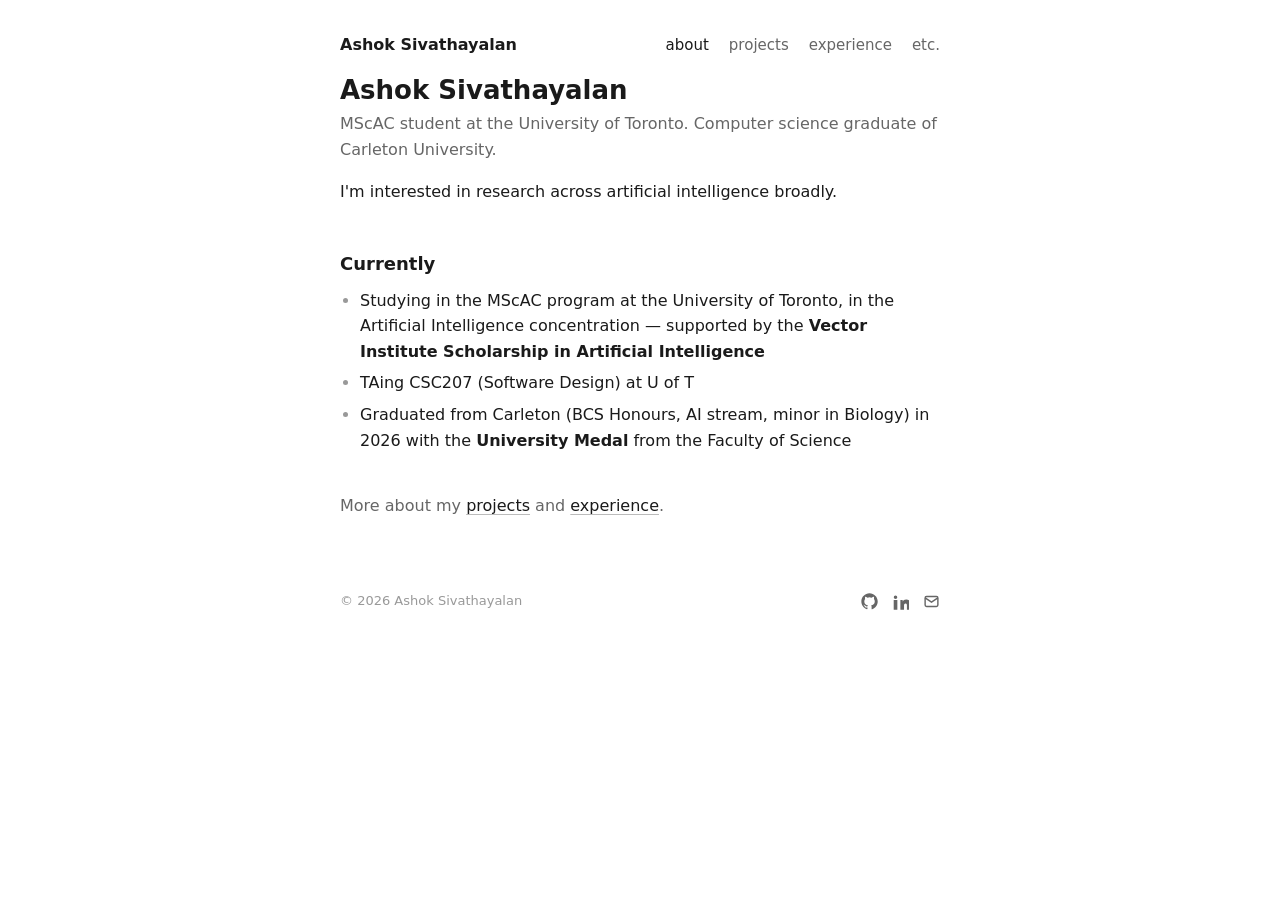
<file: index.html>
<!doctype html>
<html lang="en">
<head>
  <meta charset="utf-8" />
  <meta name="viewport" content="width=device-width, initial-scale=1" />
  <title>Ashok Sivathayalan</title>
  <meta name="description" content="Personal site of Ashok Sivathayalan — MScAC student at the University of Toronto and Carleton computer science graduate, interested in AI research." />
  <link rel="icon" type="image/svg+xml" href="assets/img/favicon.svg" />
  <link rel="stylesheet" href="assets/css/style.css" />
</head>
<body>
  <header class="site-header">
    <div class="page">
      <a class="brand" href="index.html">Ashok Sivathayalan</a>
      <nav class="nav-links" aria-label="Primary">
        <a href="index.html" aria-current="page">about</a>
        <a href="projects.html">projects</a>
        <a href="experience.html">experience</a>
        <!-- <a href="publications.html">publications</a> -->
        <a href="etc.html">etc.</a>
      </nav>
    </div>
  </header>

  <main class="page">
    <section class="hero" aria-labelledby="hero-title">
      <div class="hero-body">
        <h1 id="hero-title">Ashok Sivathayalan</h1>
        <p class="hero-role">MScAC student at the University of Toronto. Computer science graduate of Carleton University.</p>
        <p class="hero-intro">I'm interested in research across artificial intelligence broadly.</p>
      </div>
    </section>

    <section class="currently" aria-labelledby="currently-label">
      <h2 id="currently-label">Currently</h2>
      <ul>
        <li>Studying in the MScAC program at the University of Toronto, in the Artificial Intelligence concentration — supported by the <span class="award">Vector Institute Scholarship in Artificial Intelligence</span></li>
        <li>TAing CSC207 (Software Design) at U of T</li>
        <li>Graduated from Carleton (BCS Honours, AI stream, minor in Biology) in 2026 with the <span class="award">University Medal</span> from the Faculty of Science</li>
      </ul>
    </section>

    <p class="section-prose">
      More about my <a href="projects.html">projects</a> and <a href="experience.html">experience</a>.
    </p>
  </main>

  <footer class="site-footer">
    <div class="page">
      <span class="footer-meta">© <span data-year>2026</span> Ashok Sivathayalan</span>
      <div class="footer-icons">
        <a href="https://github.com/AshokSivathayalan" aria-label="GitHub" rel="noopener">
          <svg viewBox="0 0 24 24" fill="currentColor" aria-hidden="true"><path d="M12 .5C5.65.5.5 5.65.5 12c0 5.08 3.29 9.39 7.86 10.91.58.11.79-.25.79-.56v-2.02c-3.2.7-3.87-1.36-3.87-1.36-.52-1.32-1.27-1.67-1.27-1.67-1.04-.71.08-.69.08-.69 1.15.08 1.76 1.18 1.76 1.18 1.02 1.75 2.68 1.25 3.34.96.1-.74.4-1.25.73-1.54-2.55-.29-5.23-1.28-5.23-5.69 0-1.26.45-2.29 1.18-3.1-.12-.29-.51-1.46.11-3.04 0 0 .97-.31 3.18 1.18a11 11 0 0 1 5.79 0c2.21-1.49 3.18-1.18 3.18-1.18.62 1.58.23 2.75.11 3.04.73.81 1.18 1.84 1.18 3.1 0 4.43-2.69 5.4-5.25 5.68.41.36.78 1.06.78 2.14v3.17c0 .31.21.68.8.56 4.57-1.52 7.85-5.83 7.85-10.91C23.5 5.65 18.35.5 12 .5z"/></svg>
        </a>
        <a href="https://linkedin.com/in/ashsiva" aria-label="LinkedIn" rel="noopener">
          <svg viewBox="0 0 24 24" fill="currentColor" aria-hidden="true"><path d="M4.98 3.5a2.5 2.5 0 1 1 0 5.001 2.5 2.5 0 0 1 0-5zM2.4 9.99h5.16v13.51H2.4V9.99zm7.74 0h4.95v1.85h.07c.69-1.3 2.37-2.67 4.88-2.67 5.22 0 6.19 3.44 6.19 7.91v6.42h-5.16v-5.7c0-1.36-.03-3.1-1.89-3.1-1.89 0-2.18 1.48-2.18 3v5.8h-5.16V9.99z"/></svg>
        </a>
        <a href="mailto:ashok.sivathayalan@gmail.com" aria-label="Email">
          <svg viewBox="0 0 24 24" fill="none" stroke="currentColor" stroke-width="2" aria-hidden="true"><rect x="3" y="5" width="18" height="14" rx="2"/><path d="m3 7 9 6 9-6"/></svg>
        </a>
      </div>
    </div>
  </footer>

  <script src="assets/js/main.js"></script>
</body>
</html>
</file>
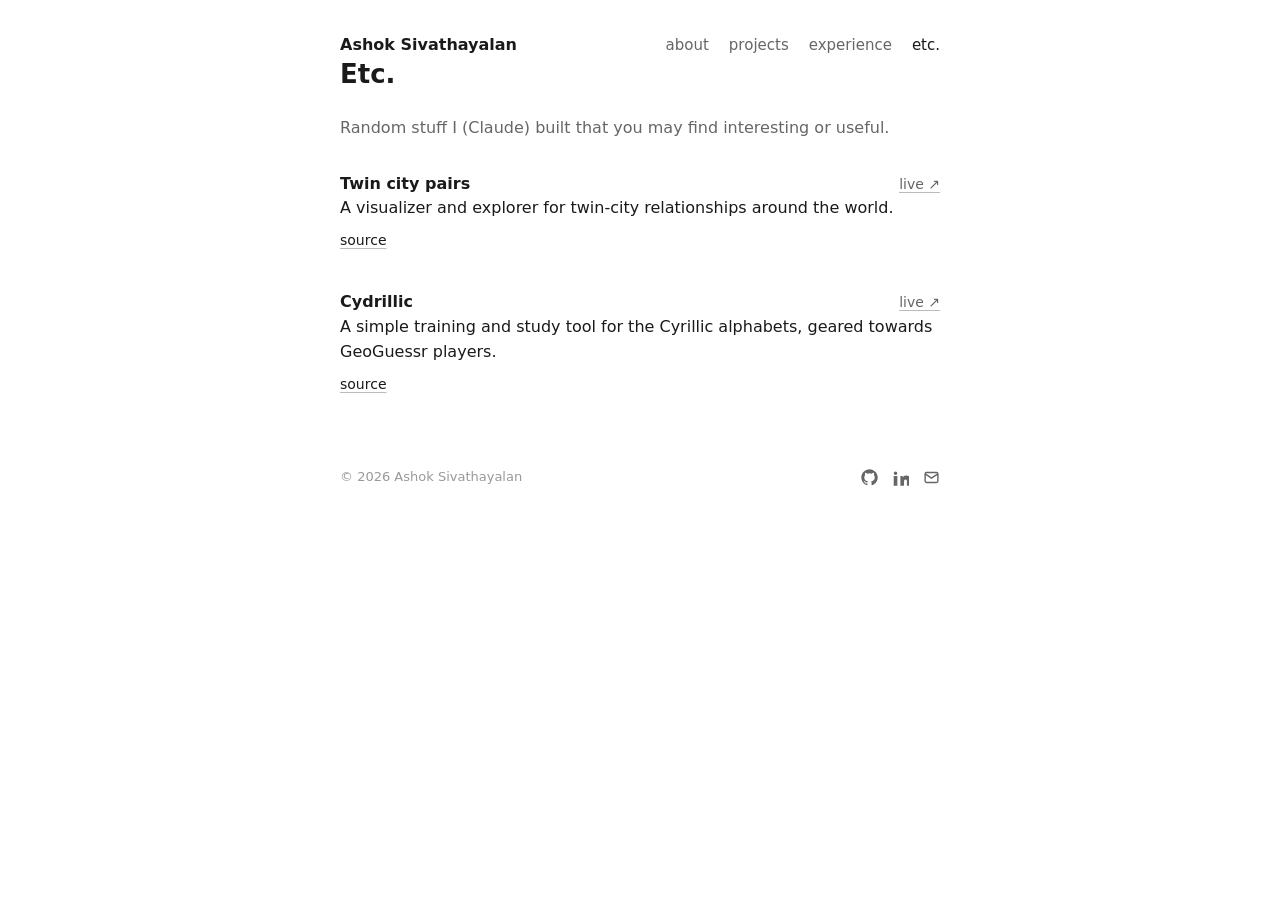
<file: etc.html>
<!doctype html>
<html lang="en">
<head>
  <meta charset="utf-8" />
  <meta name="viewport" content="width=device-width, initial-scale=1" />
  <title>Etc. — Ashok Sivathayalan</title>
  <meta name="description" content="Small side tools and utilities by Ashok Sivathayalan." />
  <link rel="icon" type="image/svg+xml" href="assets/img/favicon.svg" />
  <link rel="stylesheet" href="assets/css/style.css" />
</head>
<body>
  <header class="site-header">
    <div class="page">
      <a class="brand" href="index.html">Ashok Sivathayalan</a>
      <nav class="nav-links" aria-label="Primary">
        <a href="index.html">about</a>
        <a href="projects.html">projects</a>
        <a href="experience.html">experience</a>
        <!-- <a href="publications.html">publications</a> -->
        <a href="etc.html" aria-current="page">etc.</a>
      </nav>
    </div>
  </header>

  <main class="page">
    <h1>Etc.</h1>

    <p class="tool-intro">Random stuff I (Claude) built that you may find interesting or useful.</p>

    <article class="entry">
      <header class="entry-head">
        <h3>Twin city pairs</h3>
        <a class="entry-meta" href="https://ashoksivathayalan.github.io/city-families/" rel="noopener">live ↗</a>
      </header>
      <p class="entry-desc">A visualizer and explorer for twin-city relationships around the world.</p>
      <div class="entry-links">
        <a href="https://github.com/AshokSivathayalan/city-families" rel="noopener">source</a>
      </div>
    </article>

    <article class="entry">
      <header class="entry-head">
        <h3>Cydrillic</h3>
        <a class="entry-meta" href="https://cydrillic.vercel.app/" rel="noopener">live ↗</a>
      </header>
      <p class="entry-desc">A simple training and study tool for the Cyrillic alphabets, geared towards GeoGuessr players.</p>
      <div class="entry-links">
        <a href="https://github.com/AshokSivathayalan/cyrillic-drills" rel="noopener">source</a>
      </div>
    </article>

    <!-- TODO: Add new tool entries here, following the same .entry structure. -->
  </main>

  <footer class="site-footer">
    <div class="page">
      <span class="footer-meta">© <span data-year>2026</span> Ashok Sivathayalan</span>
      <div class="footer-icons">
        <a href="https://github.com/AshokSivathayalan" aria-label="GitHub" rel="noopener">
          <svg viewBox="0 0 24 24" fill="currentColor" aria-hidden="true"><path d="M12 .5C5.65.5.5 5.65.5 12c0 5.08 3.29 9.39 7.86 10.91.58.11.79-.25.79-.56v-2.02c-3.2.7-3.87-1.36-3.87-1.36-.52-1.32-1.27-1.67-1.27-1.67-1.04-.71.08-.69.08-.69 1.15.08 1.76 1.18 1.76 1.18 1.02 1.75 2.68 1.25 3.34.96.1-.74.4-1.25.73-1.54-2.55-.29-5.23-1.28-5.23-5.69 0-1.26.45-2.29 1.18-3.1-.12-.29-.51-1.46.11-3.04 0 0 .97-.31 3.18 1.18a11 11 0 0 1 5.79 0c2.21-1.49 3.18-1.18 3.18-1.18.62 1.58.23 2.75.11 3.04.73.81 1.18 1.84 1.18 3.1 0 4.43-2.69 5.4-5.25 5.68.41.36.78 1.06.78 2.14v3.17c0 .31.21.68.8.56 4.57-1.52 7.85-5.83 7.85-10.91C23.5 5.65 18.35.5 12 .5z"/></svg>
        </a>
        <a href="https://linkedin.com/in/ashsiva" aria-label="LinkedIn" rel="noopener">
          <svg viewBox="0 0 24 24" fill="currentColor" aria-hidden="true"><path d="M4.98 3.5a2.5 2.5 0 1 1 0 5.001 2.5 2.5 0 0 1 0-5zM2.4 9.99h5.16v13.51H2.4V9.99zm7.74 0h4.95v1.85h.07c.69-1.3 2.37-2.67 4.88-2.67 5.22 0 6.19 3.44 6.19 7.91v6.42h-5.16v-5.7c0-1.36-.03-3.1-1.89-3.1-1.89 0-2.18 1.48-2.18 3v5.8h-5.16V9.99z"/></svg>
        </a>
        <a href="mailto:ashok.sivathayalan@gmail.com" aria-label="Email">
          <svg viewBox="0 0 24 24" fill="none" stroke="currentColor" stroke-width="2" aria-hidden="true"><rect x="3" y="5" width="18" height="14" rx="2"/><path d="m3 7 9 6 9-6"/></svg>
        </a>
      </div>
    </div>
  </footer>

  <script src="assets/js/main.js"></script>
</body>
</html>
</file>
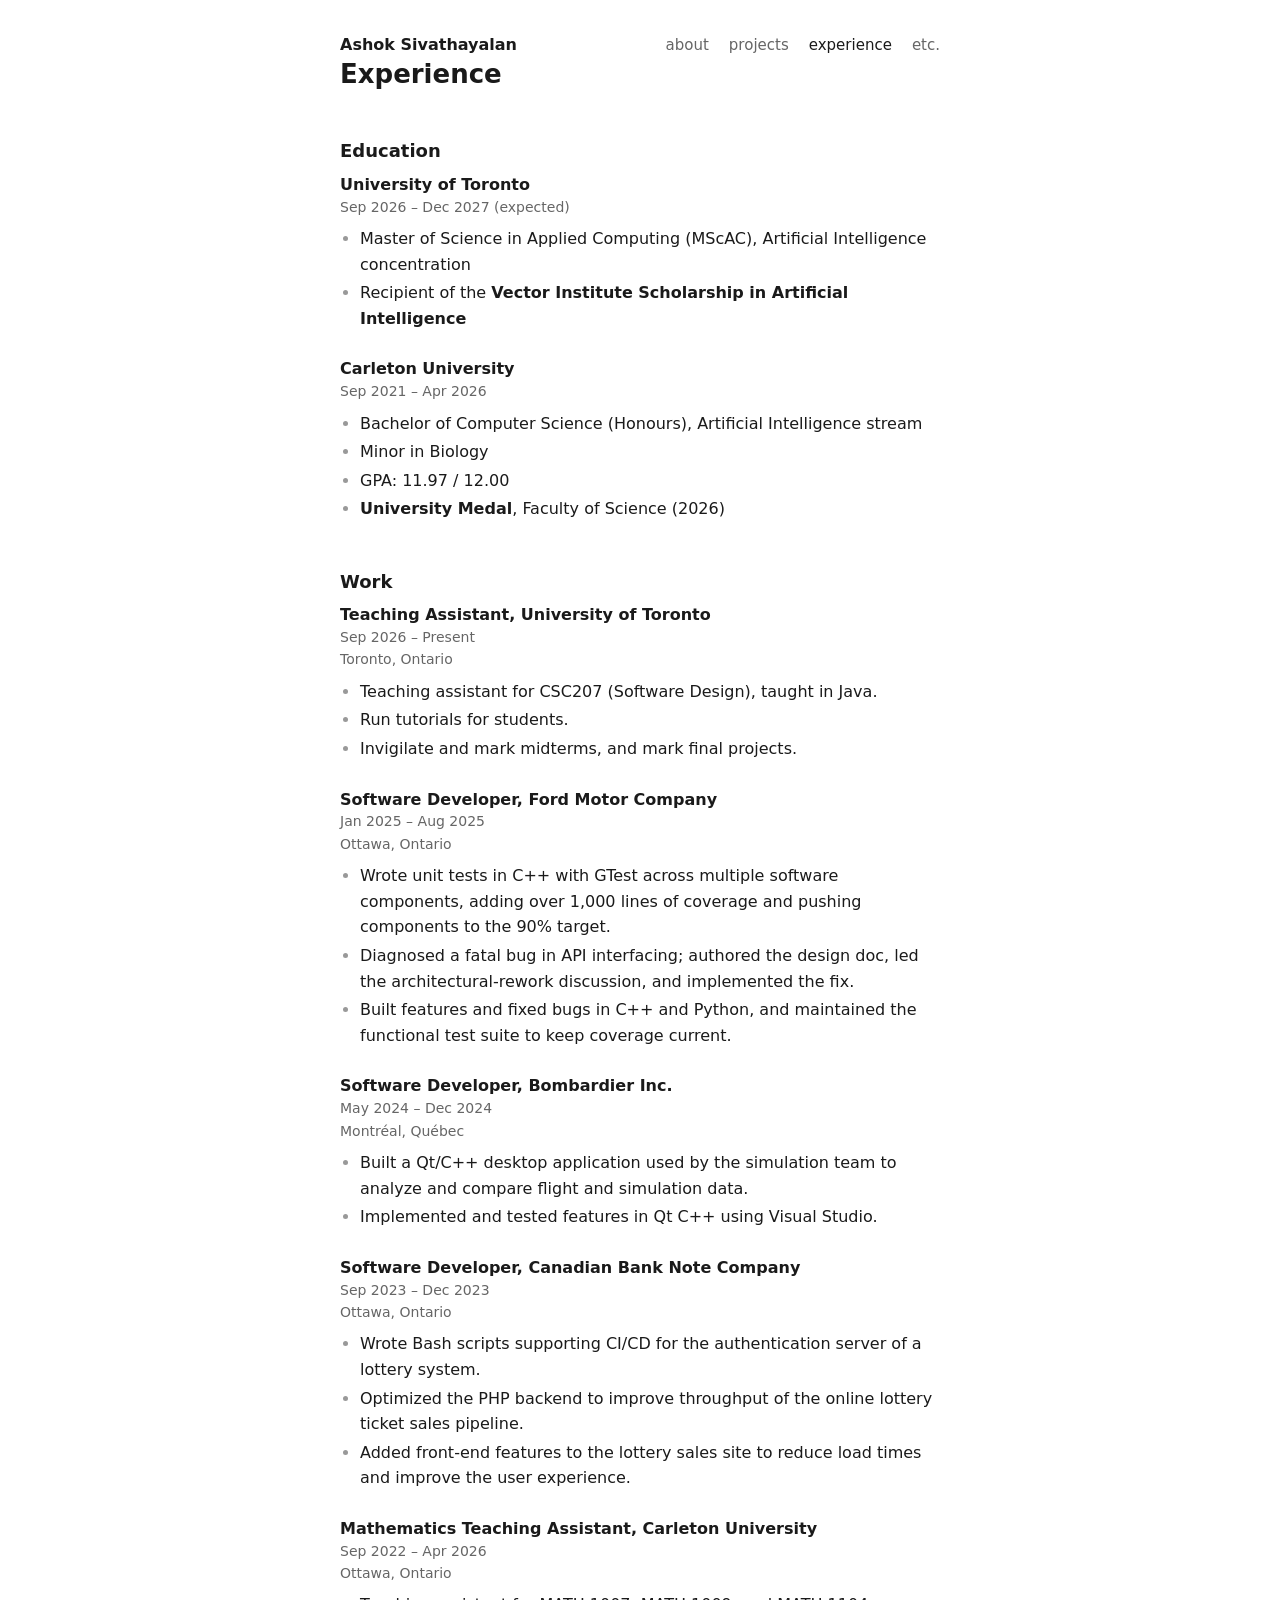
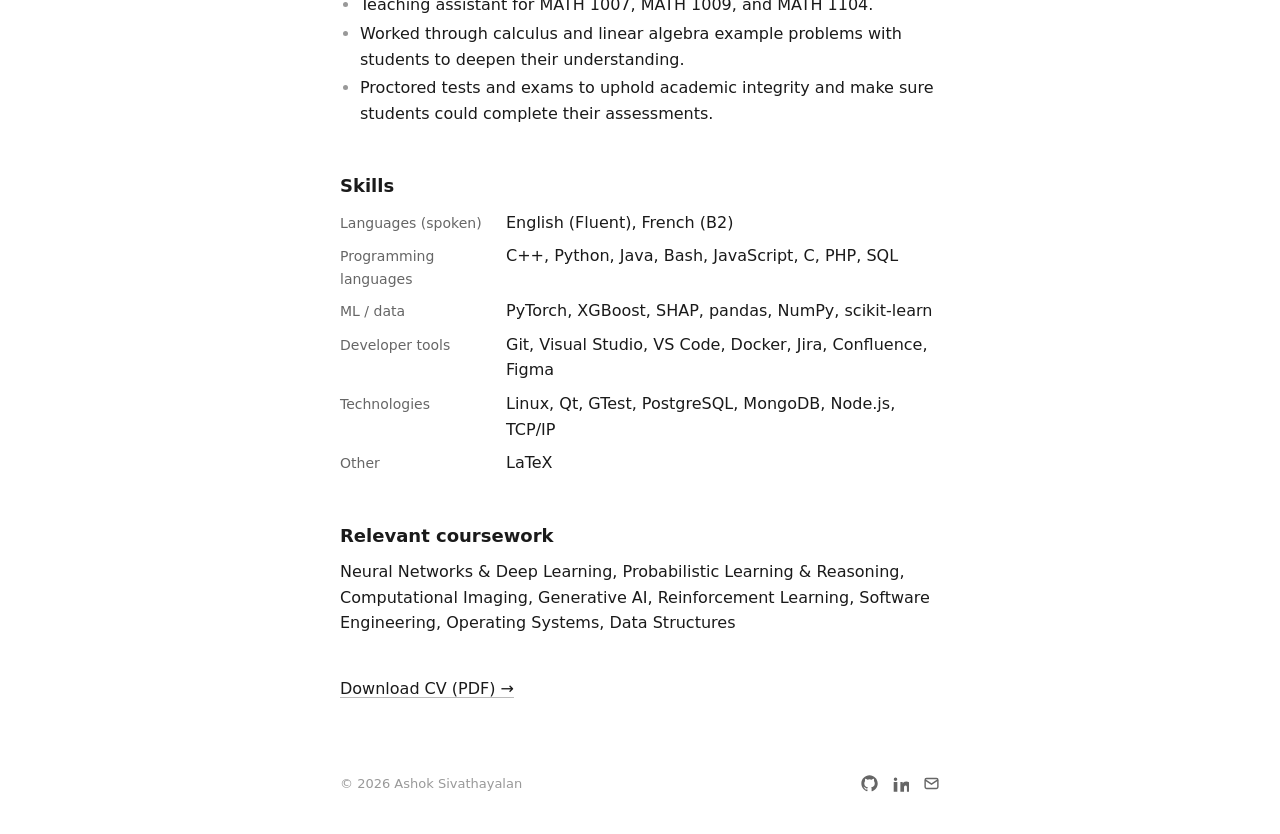
<file: experience.html>
<!doctype html>
<html lang="en">
<head>
  <meta charset="utf-8" />
  <meta name="viewport" content="width=device-width, initial-scale=1" />
  <title>Experience — Ashok Sivathayalan</title>
  <meta name="description" content="Education, work history, and skills for Ashok Sivathayalan." />
  <link rel="icon" type="image/svg+xml" href="assets/img/favicon.svg" />
  <link rel="stylesheet" href="assets/css/style.css" />
</head>
<body>
  <header class="site-header">
    <div class="page">
      <a class="brand" href="index.html">Ashok Sivathayalan</a>
      <nav class="nav-links" aria-label="Primary">
        <a href="index.html">about</a>
        <a href="projects.html">projects</a>
        <a href="experience.html" aria-current="page">experience</a>
        <!-- <a href="publications.html">publications</a> -->
        <a href="etc.html">etc.</a>
      </nav>
    </div>
  </header>

  <main class="page">
    <h1>Experience</h1>

    <section>
      <h2>Education</h2>
      <div class="cv-entry">
        <h4>University of Toronto</h4>
        <p class="cv-meta">Sep 2026 – Dec 2027 (expected)</p>
        <ul>
          <li>Master of Science in Applied Computing (MScAC), Artificial Intelligence concentration</li>
          <li>Recipient of the <span class="award">Vector Institute Scholarship in Artificial Intelligence</span></li>
        </ul>
      </div>
      <div class="cv-entry">
        <h4>Carleton University</h4>
        <p class="cv-meta">Sep 2021 – Apr 2026</p>
        <ul>
          <li>Bachelor of Computer Science (Honours), Artificial Intelligence stream</li>
          <li>Minor in Biology</li>
          <li>GPA: 11.97 / 12.00</li>
          <li><span class="award">University Medal</span>, Faculty of Science (2026)</li>
        </ul>
      </div>
    </section>

    <section>
      <h2>Work</h2>
      <div class="cv-entry">
        <h4>Teaching Assistant, University of Toronto</h4>
        <p class="cv-meta">Sep 2026 – Present</p>
        <p class="cv-location">Toronto, Ontario</p>
        <ul>
          <li>Teaching assistant for CSC207 (Software Design), taught in Java.</li>
          <li>Run tutorials for students.</li>
          <li>Invigilate and mark midterms, and mark final projects.</li>
        </ul>
      </div>
      <div class="cv-entry">
        <h4>Software Developer, Ford Motor Company</h4>
        <p class="cv-meta">Jan 2025 – Aug 2025</p>
        <p class="cv-location">Ottawa, Ontario</p>
        <ul>
          <li>Wrote unit tests in C++ with GTest across multiple software components, adding over 1,000 lines of coverage and pushing components to the 90% target.</li>
          <li>Diagnosed a fatal bug in API interfacing; authored the design doc, led the architectural-rework discussion, and implemented the fix.</li>
          <li>Built features and fixed bugs in C++ and Python, and maintained the functional test suite to keep coverage current.</li>
        </ul>
      </div>
      <div class="cv-entry">
        <h4>Software Developer, Bombardier Inc.</h4>
        <p class="cv-meta">May 2024 – Dec 2024</p>
        <p class="cv-location">Montréal, Québec</p>
        <ul>
          <li>Built a Qt/C++ desktop application used by the simulation team to analyze and compare flight and simulation data.</li>
          <li>Implemented and tested features in Qt C++ using Visual Studio.</li>
        </ul>
      </div>
      <div class="cv-entry">
        <h4>Software Developer, Canadian Bank Note Company</h4>
        <p class="cv-meta">Sep 2023 – Dec 2023</p>
        <p class="cv-location">Ottawa, Ontario</p>
        <ul>
          <li>Wrote Bash scripts supporting CI/CD for the authentication server of a lottery system.</li>
          <li>Optimized the PHP backend to improve throughput of the online lottery ticket sales pipeline.</li>
          <li>Added front-end features to the lottery sales site to reduce load times and improve the user experience.</li>
        </ul>
      </div>
      <div class="cv-entry">
        <h4>Mathematics Teaching Assistant, Carleton University</h4>
        <p class="cv-meta">Sep 2022 – Apr 2026</p>
        <p class="cv-location">Ottawa, Ontario</p>
        <ul>
          <li>Teaching assistant for MATH 1007, MATH 1009, and MATH 1104.</li>
          <li>Worked through calculus and linear algebra example problems with students to deepen their understanding.</li>
          <li>Proctored tests and exams to uphold academic integrity and make sure students could complete their assessments.</li>
        </ul>
      </div>
    </section>

    <section>
      <h2>Skills</h2>
      <div class="skills-group">
        <span class="skills-label">Languages (spoken)</span>
        <span class="skills-list">English (Fluent), French (B2)</span>
      </div>
      <div class="skills-group">
        <span class="skills-label">Programming languages</span>
        <span class="skills-list">C++, Python, Java, Bash, JavaScript, C, PHP, SQL</span>
      </div>
      <div class="skills-group">
        <span class="skills-label">ML / data</span>
        <span class="skills-list">PyTorch, XGBoost, SHAP, pandas, NumPy, scikit-learn</span>
      </div>
      <div class="skills-group">
        <span class="skills-label">Developer tools</span>
        <span class="skills-list">Git, Visual Studio, VS Code, Docker, Jira, Confluence, Figma</span>
      </div>
      <div class="skills-group">
        <span class="skills-label">Technologies</span>
        <span class="skills-list">Linux, Qt, GTest, PostgreSQL, MongoDB, Node.js, TCP/IP</span>
      </div>
      <div class="skills-group">
        <span class="skills-label">Other</span>
        <span class="skills-list">LaTeX</span>
      </div>
    </section>

    <section>
      <h2>Relevant coursework</h2>
      <p class="coursework">Neural Networks &amp; Deep Learning, Probabilistic Learning &amp; Reasoning, Computational Imaging, Generative AI, Reinforcement Learning, Software Engineering, Operating Systems, Data Structures</p>
    </section>

    <p class="cv-download">
      <a href="assets/docs/resume.pdf">Download CV (PDF) →</a>
    </p>
  </main>

  <footer class="site-footer">
    <div class="page">
      <span class="footer-meta">© <span data-year>2026</span> Ashok Sivathayalan</span>
      <div class="footer-icons">
        <a href="https://github.com/AshokSivathayalan" aria-label="GitHub" rel="noopener">
          <svg viewBox="0 0 24 24" fill="currentColor" aria-hidden="true"><path d="M12 .5C5.65.5.5 5.65.5 12c0 5.08 3.29 9.39 7.86 10.91.58.11.79-.25.79-.56v-2.02c-3.2.7-3.87-1.36-3.87-1.36-.52-1.32-1.27-1.67-1.27-1.67-1.04-.71.08-.69.08-.69 1.15.08 1.76 1.18 1.76 1.18 1.02 1.75 2.68 1.25 3.34.96.1-.74.4-1.25.73-1.54-2.55-.29-5.23-1.28-5.23-5.69 0-1.26.45-2.29 1.18-3.1-.12-.29-.51-1.46.11-3.04 0 0 .97-.31 3.18 1.18a11 11 0 0 1 5.79 0c2.21-1.49 3.18-1.18 3.18-1.18.62 1.58.23 2.75.11 3.04.73.81 1.18 1.84 1.18 3.1 0 4.43-2.69 5.4-5.25 5.68.41.36.78 1.06.78 2.14v3.17c0 .31.21.68.8.56 4.57-1.52 7.85-5.83 7.85-10.91C23.5 5.65 18.35.5 12 .5z"/></svg>
        </a>
        <a href="https://linkedin.com/in/ashsiva" aria-label="LinkedIn" rel="noopener">
          <svg viewBox="0 0 24 24" fill="currentColor" aria-hidden="true"><path d="M4.98 3.5a2.5 2.5 0 1 1 0 5.001 2.5 2.5 0 0 1 0-5zM2.4 9.99h5.16v13.51H2.4V9.99zm7.74 0h4.95v1.85h.07c.69-1.3 2.37-2.67 4.88-2.67 5.22 0 6.19 3.44 6.19 7.91v6.42h-5.16v-5.7c0-1.36-.03-3.1-1.89-3.1-1.89 0-2.18 1.48-2.18 3v5.8h-5.16V9.99z"/></svg>
        </a>
        <a href="mailto:ashok.sivathayalan@gmail.com" aria-label="Email">
          <svg viewBox="0 0 24 24" fill="none" stroke="currentColor" stroke-width="2" aria-hidden="true"><rect x="3" y="5" width="18" height="14" rx="2"/><path d="m3 7 9 6 9-6"/></svg>
        </a>
      </div>
    </div>
  </footer>

  <script src="assets/js/main.js"></script>
</body>
</html>
</file>
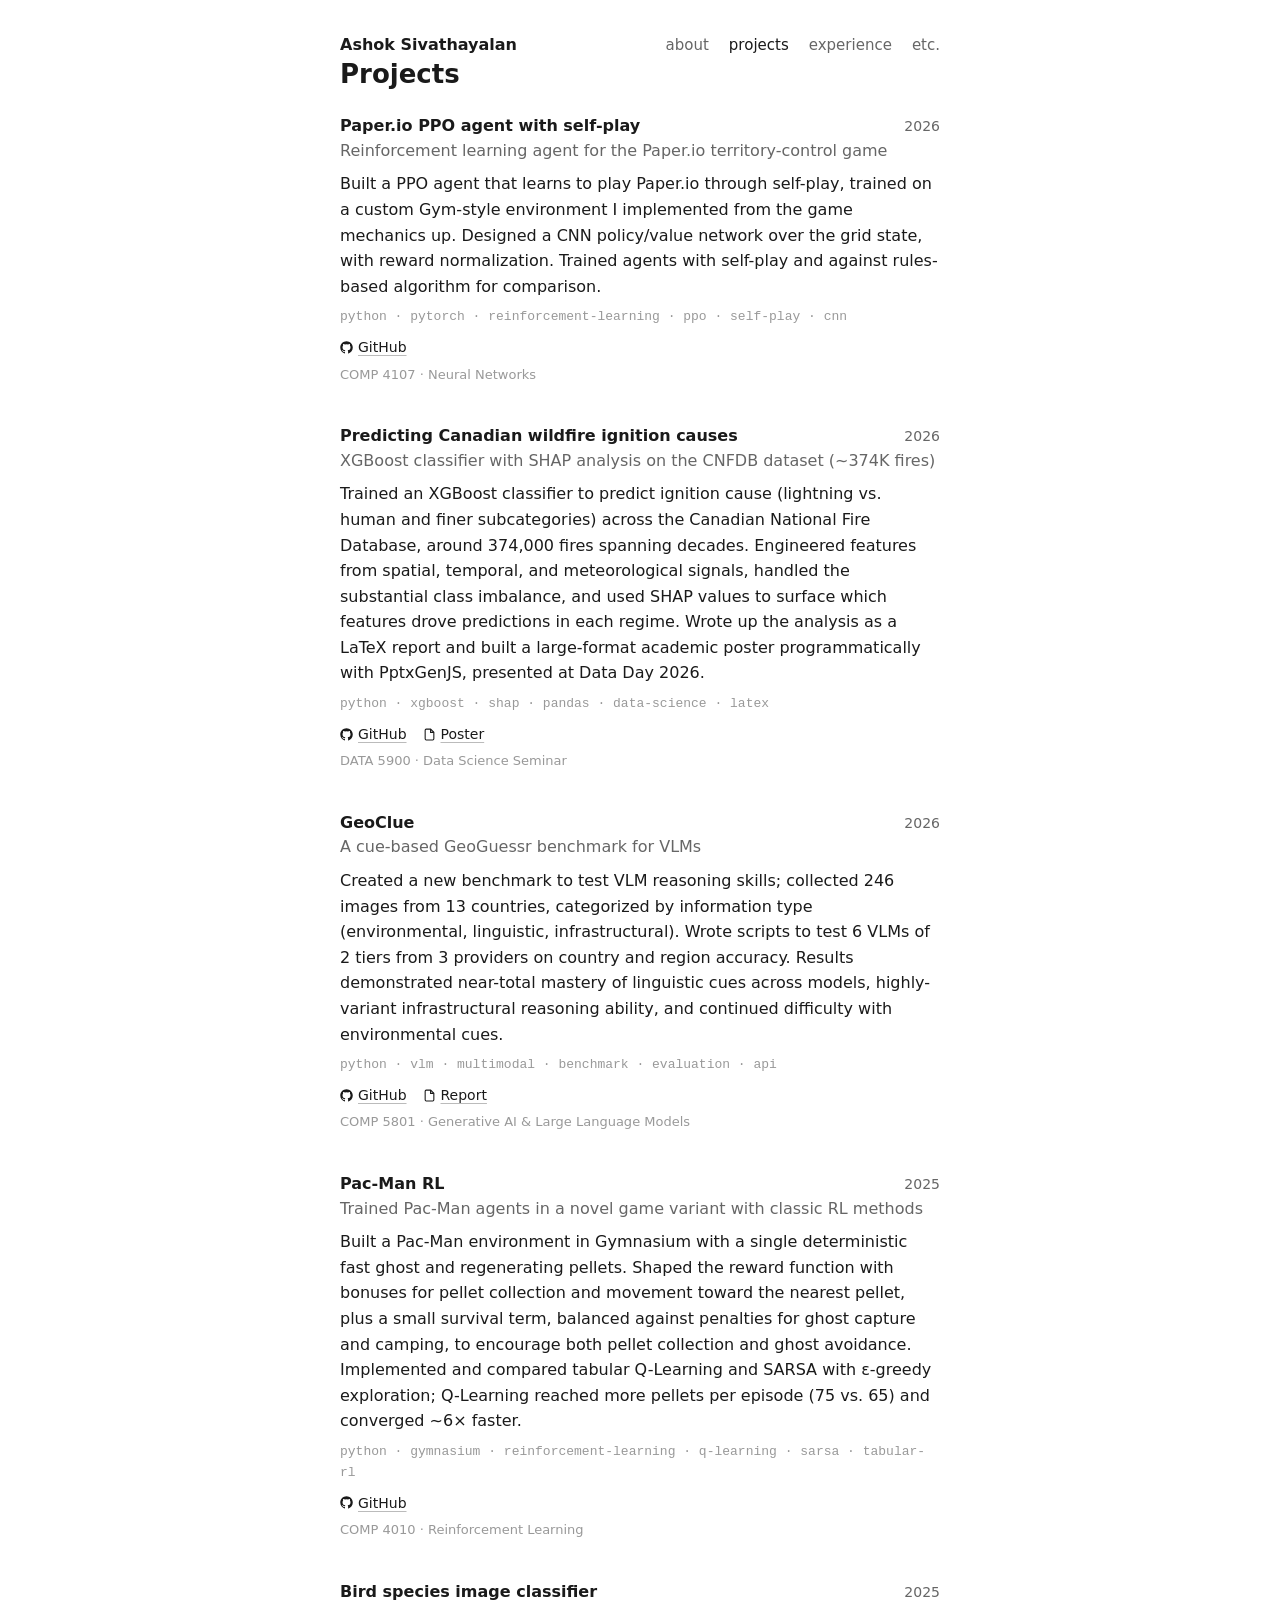
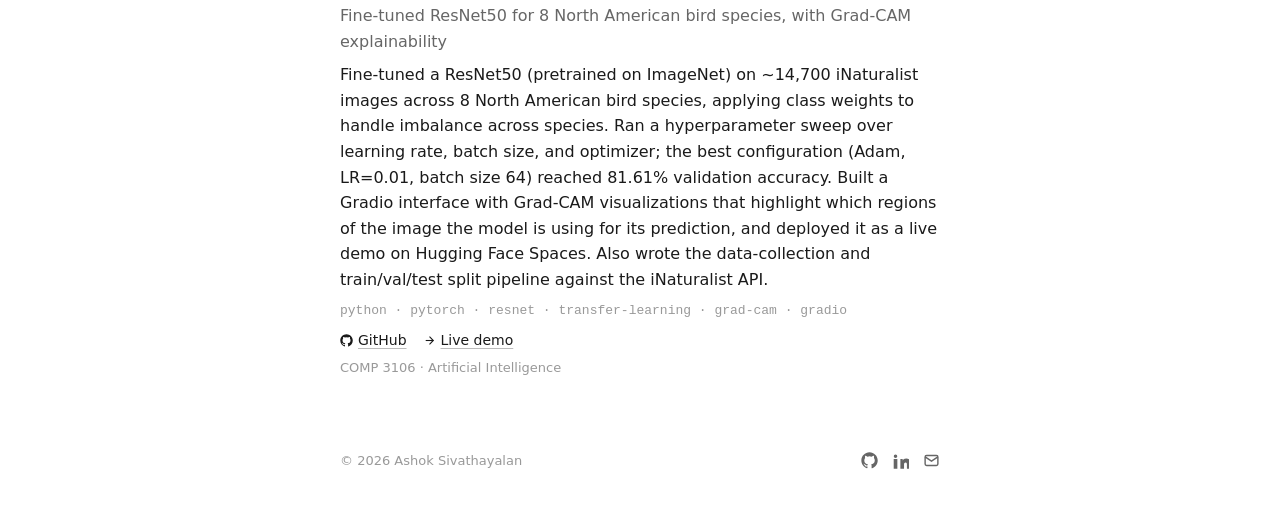
<file: projects.html>
<!doctype html>
<html lang="en">
<head>
  <meta charset="utf-8" />
  <meta name="viewport" content="width=device-width, initial-scale=1" />
  <title>Projects — Ashok Sivathayalan</title>
  <meta name="description" content="Selected projects by Ashok Sivathayalan: reinforcement learning, wildfire prediction, and more." />
  <link rel="icon" type="image/svg+xml" href="assets/img/favicon.svg" />
  <link rel="stylesheet" href="assets/css/style.css" />
</head>
<body>
  <header class="site-header">
    <div class="page">
      <a class="brand" href="index.html">Ashok Sivathayalan</a>
      <nav class="nav-links" aria-label="Primary">
        <a href="index.html">about</a>
        <a href="projects.html" aria-current="page">projects</a>
        <a href="experience.html">experience</a>
        <!-- <a href="publications.html">publications</a> -->
        <a href="etc.html">etc.</a>
      </nav>
    </div>
  </header>

  <main class="page">
    <h1>Projects</h1>

    <article class="entry">
      <header class="entry-head">
        <h3>Paper.io PPO agent with self-play</h3>
        <span class="entry-meta">2026</span>
      </header>
      <p class="entry-subtitle">Reinforcement learning agent for the Paper.io territory-control game</p>
      <p class="entry-desc">Built a PPO agent that learns to play Paper.io through self-play, trained on a custom Gym-style environment I implemented from the game mechanics up. Designed a CNN policy/value network over the grid state, with reward normalization. Trained agents with self-play and against rules-based algorithm for comparison.</p>
      <p class="entry-tags">python · pytorch · reinforcement-learning · ppo · self-play · cnn</p>
      <div class="entry-links">
        <a href="https://github.com/AshokSivathayalan/Paper-io-RL" rel="noopener">
          <svg viewBox="0 0 24 24" fill="currentColor" aria-hidden="true"><path d="M12 .5C5.65.5.5 5.65.5 12c0 5.08 3.29 9.39 7.86 10.91.58.11.79-.25.79-.56v-2.02c-3.2.7-3.87-1.36-3.87-1.36-.52-1.32-1.27-1.67-1.27-1.67-1.04-.71.08-.69.08-.69 1.15.08 1.76 1.18 1.76 1.18 1.02 1.75 2.68 1.25 3.34.96.1-.74.4-1.25.73-1.54-2.55-.29-5.23-1.28-5.23-5.69 0-1.26.45-2.29 1.18-3.1-.12-.29-.51-1.46.11-3.04 0 0 .97-.31 3.18 1.18a11 11 0 0 1 5.79 0c2.21-1.49 3.18-1.18 3.18-1.18.62 1.58.23 2.75.11 3.04.73.81 1.18 1.84 1.18 3.1 0 4.43-2.69 5.4-5.25 5.68.41.36.78 1.06.78 2.14v3.17c0 .31.21.68.8.56 4.57-1.52 7.85-5.83 7.85-10.91C23.5 5.65 18.35.5 12 .5z"/></svg>
          GitHub
        </a>
      </div>
      <span class="entry-course">COMP 4107 · Neural Networks</span>
    </article>

    <article class="entry">
      <header class="entry-head">
        <h3>Predicting Canadian wildfire ignition causes</h3>
        <span class="entry-meta">2026</span>
      </header>
      <p class="entry-subtitle">XGBoost classifier with SHAP analysis on the CNFDB dataset (~374K fires)</p>
      <p class="entry-desc">Trained an XGBoost classifier to predict ignition cause (lightning vs. human and finer subcategories) across the Canadian National Fire Database, around 374,000 fires spanning decades. Engineered features from spatial, temporal, and meteorological signals, handled the substantial class imbalance, and used SHAP values to surface which features drove predictions in each regime. Wrote up the analysis as a LaTeX report and built a large-format academic poster programmatically with PptxGenJS, presented at Data Day 2026.</p>
      <p class="entry-tags">python · xgboost · shap · pandas · data-science · latex</p>
      <div class="entry-links">
        <a href="https://github.com/SaiPaladugu/wildfires" rel="noopener">
          <svg viewBox="0 0 24 24" fill="currentColor" aria-hidden="true"><path d="M12 .5C5.65.5.5 5.65.5 12c0 5.08 3.29 9.39 7.86 10.91.58.11.79-.25.79-.56v-2.02c-3.2.7-3.87-1.36-3.87-1.36-.52-1.32-1.27-1.67-1.27-1.67-1.04-.71.08-.69.08-.69 1.15.08 1.76 1.18 1.76 1.18 1.02 1.75 2.68 1.25 3.34.96.1-.74.4-1.25.73-1.54-2.55-.29-5.23-1.28-5.23-5.69 0-1.26.45-2.29 1.18-3.1-.12-.29-.51-1.46.11-3.04 0 0 .97-.31 3.18 1.18a11 11 0 0 1 5.79 0c2.21-1.49 3.18-1.18 3.18-1.18.62 1.58.23 2.75.11 3.04.73.81 1.18 1.84 1.18 3.1 0 4.43-2.69 5.4-5.25 5.68.41.36.78 1.06.78 2.14v3.17c0 .31.21.68.8.56 4.57-1.52 7.85-5.83 7.85-10.91C23.5 5.65 18.35.5 12 .5z"/></svg>
          GitHub
        </a>
        <a href="assets/docs/wildfire_poster.pdf">
          <svg viewBox="0 0 24 24" fill="none" stroke="currentColor" stroke-width="2" aria-hidden="true"><path d="M14 2H6a2 2 0 0 0-2 2v16a2 2 0 0 0 2 2h12a2 2 0 0 0 2-2V8z"/><path d="M14 2v6h6"/></svg>
          Poster
        </a>
      </div>
      <span class="entry-course">DATA 5900 · Data Science Seminar</span>
    </article>

    <article class="entry">
      <header class="entry-head">
        <h3>GeoClue</h3>
        <span class="entry-meta">2026</span>
      </header>
      <p class="entry-subtitle">A cue-based GeoGuessr benchmark for VLMs</p>
      <p class="entry-desc">Created a new benchmark to test VLM reasoning skills; collected 246 images from 13 countries, categorized by information type (environmental, linguistic, infrastructural). Wrote scripts to test 6 VLMs of 2 tiers from 3 providers on country and region accuracy. Results demonstrated near-total mastery of linguistic cues across models, highly-variant infrastructural reasoning ability, and continued difficulty with environmental cues.</p>
      <p class="entry-tags">python · vlm · multimodal · benchmark · evaluation · api</p>
      <div class="entry-links">
        <a href="https://github.com/AshokSivathayalan/geo-benchmark" rel="noopener">
          <svg viewBox="0 0 24 24" fill="currentColor" aria-hidden="true"><path d="M12 .5C5.65.5.5 5.65.5 12c0 5.08 3.29 9.39 7.86 10.91.58.11.79-.25.79-.56v-2.02c-3.2.7-3.87-1.36-3.87-1.36-.52-1.32-1.27-1.67-1.27-1.67-1.04-.71.08-.69.08-.69 1.15.08 1.76 1.18 1.76 1.18 1.02 1.75 2.68 1.25 3.34.96.1-.74.4-1.25.73-1.54-2.55-.29-5.23-1.28-5.23-5.69 0-1.26.45-2.29 1.18-3.1-.12-.29-.51-1.46.11-3.04 0 0 .97-.31 3.18 1.18a11 11 0 0 1 5.79 0c2.21-1.49 3.18-1.18 3.18-1.18.62 1.58.23 2.75.11 3.04.73.81 1.18 1.84 1.18 3.1 0 4.43-2.69 5.4-5.25 5.68.41.36.78 1.06.78 2.14v3.17c0 .31.21.68.8.56 4.57-1.52 7.85-5.83 7.85-10.91C23.5 5.65 18.35.5 12 .5z"/></svg>
          GitHub
        </a>
        <a href="assets/docs/geoclue.pdf">
          <svg viewBox="0 0 24 24" fill="none" stroke="currentColor" stroke-width="2" aria-hidden="true"><path d="M14 2H6a2 2 0 0 0-2 2v16a2 2 0 0 0 2 2h12a2 2 0 0 0 2-2V8z"/><path d="M14 2v6h6"/></svg>
          Report
        </a>
      </div>
      <span class="entry-course">COMP 5801 · Generative AI & Large Language Models</span>
    </article>

    <article class="entry">
      <header class="entry-head">
        <h3>Pac-Man RL</h3>
        <span class="entry-meta">2025</span>
      </header>
      <p class="entry-subtitle">Trained Pac-Man agents in a novel game variant with classic RL methods</p>
      <p class="entry-desc">Built a Pac-Man environment in Gymnasium with a single deterministic fast ghost and regenerating pellets. Shaped the reward function with bonuses for pellet collection and movement toward the nearest pellet, plus a small survival term, balanced against penalties for ghost capture and camping, to encourage both pellet collection and ghost avoidance. Implemented and compared tabular Q-Learning and SARSA with ε-greedy exploration; Q-Learning reached more pellets per episode (75 vs. 65) and converged ~6× faster.</p>
      <p class="entry-tags">python · gymnasium · reinforcement-learning · q-learning · sarsa · tabular-rl</p>
      <div class="entry-links">
        <a href="https://github.com/AshokSivathayalan/Pac-Man-RL" rel="noopener">
          <svg viewBox="0 0 24 24" fill="currentColor" aria-hidden="true"><path d="M12 .5C5.65.5.5 5.65.5 12c0 5.08 3.29 9.39 7.86 10.91.58.11.79-.25.79-.56v-2.02c-3.2.7-3.87-1.36-3.87-1.36-.52-1.32-1.27-1.67-1.27-1.67-1.04-.71.08-.69.08-.69 1.15.08 1.76 1.18 1.76 1.18 1.02 1.75 2.68 1.25 3.34.96.1-.74.4-1.25.73-1.54-2.55-.29-5.23-1.28-5.23-5.69 0-1.26.45-2.29 1.18-3.1-.12-.29-.51-1.46.11-3.04 0 0 .97-.31 3.18 1.18a11 11 0 0 1 5.79 0c2.21-1.49 3.18-1.18 3.18-1.18.62 1.58.23 2.75.11 3.04.73.81 1.18 1.84 1.18 3.1 0 4.43-2.69 5.4-5.25 5.68.41.36.78 1.06.78 2.14v3.17c0 .31.21.68.8.56 4.57-1.52 7.85-5.83 7.85-10.91C23.5 5.65 18.35.5 12 .5z"/></svg>
          GitHub
        </a>
      </div>
      <span class="entry-course">COMP 4010 · Reinforcement Learning</span>
    </article>

    <article class="entry">
      <header class="entry-head">
        <h3>Bird species image classifier</h3>
        <span class="entry-meta">2025</span>
      </header>
      <p class="entry-subtitle">Fine-tuned ResNet50 for 8 North American bird species, with Grad-CAM explainability</p>
      <p class="entry-desc">Fine-tuned a ResNet50 (pretrained on ImageNet) on ~14,700 iNaturalist images across 8 North American bird species, applying class weights to handle imbalance across species. Ran a hyperparameter sweep over learning rate, batch size, and optimizer; the best configuration (Adam, LR=0.01, batch size 64) reached 81.61% validation accuracy. Built a Gradio interface with Grad-CAM visualizations that highlight which regions of the image the model is using for its prediction, and deployed it as a live demo on Hugging Face Spaces. Also wrote the data-collection and train/val/test split pipeline against the iNaturalist API.</p>
      <p class="entry-tags">python · pytorch · resnet · transfer-learning · grad-cam · gradio</p>
      <div class="entry-links">
        <a href="https://github.com/AshokSivathayalan/bird-classifier" rel="noopener">
          <svg viewBox="0 0 24 24" fill="currentColor" aria-hidden="true"><path d="M12 .5C5.65.5.5 5.65.5 12c0 5.08 3.29 9.39 7.86 10.91.58.11.79-.25.79-.56v-2.02c-3.2.7-3.87-1.36-3.87-1.36-.52-1.32-1.27-1.67-1.27-1.67-1.04-.71.08-.69.08-.69 1.15.08 1.76 1.18 1.76 1.18 1.02 1.75 2.68 1.25 3.34.96.1-.74.4-1.25.73-1.54-2.55-.29-5.23-1.28-5.23-5.69 0-1.26.45-2.29 1.18-3.1-.12-.29-.51-1.46.11-3.04 0 0 .97-.31 3.18 1.18a11 11 0 0 1 5.79 0c2.21-1.49 3.18-1.18 3.18-1.18.62 1.58.23 2.75.11 3.04.73.81 1.18 1.84 1.18 3.1 0 4.43-2.69 5.4-5.25 5.68.41.36.78 1.06.78 2.14v3.17c0 .31.21.68.8.56 4.57-1.52 7.85-5.83 7.85-10.91C23.5 5.65 18.35.5 12 .5z"/></svg>
          GitHub
        </a>
        <a href="https://huggingface.co/spaces/holycrunch/bird-classifier" rel="noopener">
          <svg viewBox="0 0 24 24" fill="none" stroke="currentColor" stroke-width="2" aria-hidden="true"><path d="M5 12h14"/><path d="m12 5 7 7-7 7"/></svg>
          Live demo
        </a>
      </div>
      <span class="entry-course">COMP 3106 · Artificial Intelligence</span>
    </article>
    <!-- TODO: Add new project entries here, following the same .entry structure. -->
  </main>

  <footer class="site-footer">
    <div class="page">
      <span class="footer-meta">© <span data-year>2026</span> Ashok Sivathayalan</span>
      <div class="footer-icons">
        <a href="https://github.com/AshokSivathayalan" aria-label="GitHub" rel="noopener">
          <svg viewBox="0 0 24 24" fill="currentColor" aria-hidden="true"><path d="M12 .5C5.65.5.5 5.65.5 12c0 5.08 3.29 9.39 7.86 10.91.58.11.79-.25.79-.56v-2.02c-3.2.7-3.87-1.36-3.87-1.36-.52-1.32-1.27-1.67-1.27-1.67-1.04-.71.08-.69.08-.69 1.15.08 1.76 1.18 1.76 1.18 1.02 1.75 2.68 1.25 3.34.96.1-.74.4-1.25.73-1.54-2.55-.29-5.23-1.28-5.23-5.69 0-1.26.45-2.29 1.18-3.1-.12-.29-.51-1.46.11-3.04 0 0 .97-.31 3.18 1.18a11 11 0 0 1 5.79 0c2.21-1.49 3.18-1.18 3.18-1.18.62 1.58.23 2.75.11 3.04.73.81 1.18 1.84 1.18 3.1 0 4.43-2.69 5.4-5.25 5.68.41.36.78 1.06.78 2.14v3.17c0 .31.21.68.8.56 4.57-1.52 7.85-5.83 7.85-10.91C23.5 5.65 18.35.5 12 .5z"/></svg>
        </a>
        <a href="https://linkedin.com/in/ashsiva" aria-label="LinkedIn" rel="noopener">
          <svg viewBox="0 0 24 24" fill="currentColor" aria-hidden="true"><path d="M4.98 3.5a2.5 2.5 0 1 1 0 5.001 2.5 2.5 0 0 1 0-5zM2.4 9.99h5.16v13.51H2.4V9.99zm7.74 0h4.95v1.85h.07c.69-1.3 2.37-2.67 4.88-2.67 5.22 0 6.19 3.44 6.19 7.91v6.42h-5.16v-5.7c0-1.36-.03-3.1-1.89-3.1-1.89 0-2.18 1.48-2.18 3v5.8h-5.16V9.99z"/></svg>
        </a>
        <a href="mailto:ashok.sivathayalan@gmail.com" aria-label="Email">
          <svg viewBox="0 0 24 24" fill="none" stroke="currentColor" stroke-width="2" aria-hidden="true"><rect x="3" y="5" width="18" height="14" rx="2"/><path d="m3 7 9 6 9-6"/></svg>
        </a>
      </div>
    </div>
  </footer>

  <script src="assets/js/main.js"></script>
</body>
</html>
</file>
<file: assets/css/style.css>
/* Personal site stylesheet — plain and minimal.
   Single-file by design. No preprocessor, no framework.
   Light by default; follows the system dark-mode setting. */

:root {
  --bg: #ffffff;
  --text: #1a1a1a;
  --text-muted: #666666;
  --text-faint: #999999;
  --border: #e6e6e6;
  --link: #1a1a1a;
  --link-underline: #bbbbbb;

  --font-sans: system-ui, -apple-system, BlinkMacSystemFont, "Segoe UI", Roboto, "Helvetica Neue", Arial, sans-serif;
  --font-mono: ui-monospace, "SF Mono", Menlo, Consolas, monospace;

  --max-width: 640px;
  --pad-x: 20px;

  color-scheme: light dark;
}

@media (prefers-color-scheme: dark) {
  :root {
    --bg: #161616;
    --text: #e8e8e8;
    --text-muted: #a0a0a0;
    --text-faint: #707070;
    --border: #2c2c2c;
    --link: #e8e8e8;
    --link-underline: #555555;
  }
}

*, *::before, *::after {
  box-sizing: border-box;
}

html {
  -webkit-text-size-adjust: 100%;
  background: var(--bg);
}

body {
  margin: 0;
  background: var(--bg);
  color: var(--text);
  font-family: var(--font-sans);
  font-size: 16px;
  line-height: 1.6;
  -webkit-font-smoothing: antialiased;
}

a {
  color: var(--link);
  text-decoration: underline;
  text-decoration-color: var(--link-underline);
  text-underline-offset: 3px;
}
a:hover {
  text-decoration-color: currentColor;
}
a:focus-visible {
  outline: 2px solid currentColor;
  outline-offset: 2px;
}

p { margin: 0 0 1rem; }
p:last-child { margin-bottom: 0; }

ul, ol { margin: 0 0 1rem; padding-left: 20px; }
li::marker { color: var(--text-faint); }

h1, h2, h3, h4 {
  font-weight: 600;
  line-height: 1.3;
}

h1 {
  font-size: 26px;
  margin: 0 0 24px;
}

h2 {
  font-size: 18px;
  margin: 48px 0 12px;
}

h3 {
  font-size: 16px;
  margin: 0;
}

h4 {
  font-size: 16px;
  margin: 0;
}

/* Layout shell */
.page {
  max-width: var(--max-width);
  margin: 0 auto;
  padding: 0 var(--pad-x);
}

main {
  padding: 24px 0 48px;
}

/* Header / nav */
.site-header {
  padding: 32px 0 0;
}
.site-header .page {
  display: flex;
  align-items: baseline;
  justify-content: space-between;
  gap: 16px;
  flex-wrap: wrap;
}
.brand {
  font-weight: 600;
  color: var(--text);
  text-decoration: none;
}

.nav-links {
  display: flex;
  gap: 20px;
  flex-wrap: wrap;
}
.nav-links a {
  font-size: 15px;
  color: var(--text-muted);
  text-decoration: none;
}
.nav-links a:hover,
.nav-links a[aria-current="page"] {
  color: var(--text);
}

/* Hero (home) */
.hero {
  padding: 16px 0 0;
}
.hero h1 {
  margin: 0 0 4px;
}
.hero-role {
  color: var(--text-muted);
  margin: 0 0 16px;
}

/* Currently block on home */
.currently li {
  margin: 6px 0;
}

.section-prose {
  margin-top: 40px;
  color: var(--text-muted);
}

/* Generic content entry — used by projects, tools */
.entry {
  margin: 0 0 40px;
}

.entry-head {
  display: flex;
  justify-content: space-between;
  align-items: baseline;
  gap: 12px;
  flex-wrap: wrap;
}
.entry-meta {
  font-size: 14px;
  color: var(--text-muted);
}
.entry-subtitle {
  margin: 0 0 8px;
  color: var(--text-muted);
}
.entry-desc {
  margin: 0 0 8px;
}
.entry-tags {
  font-family: var(--font-mono);
  font-size: 13px;
  color: var(--text-faint);
  margin: 0 0 8px;
}
.entry-links {
  display: flex;
  flex-wrap: wrap;
  gap: 16px;
  font-size: 14px;
}
.entry-links a {
  display: inline-flex;
  align-items: center;
  gap: 5px;
}
.entry-links svg {
  width: 13px;
  height: 13px;
}
.entry-course {
  display: block;
  margin-top: 6px;
  font-size: 13px;
  color: var(--text-faint);
}

/* Tool intro line */
.tool-intro {
  color: var(--text-muted);
  margin: 0 0 32px;
}

/* Experience / CV page */
.cv-entry {
  margin: 0 0 28px;
}
.cv-meta {
  font-size: 14px;
  color: var(--text-muted);
  margin: 0;
}
.cv-location {
  font-size: 14px;
  color: var(--text-muted);
  margin: 0;
}
.cv-entry ul {
  margin: 8px 0 0;
}
.cv-entry li {
  margin: 3px 0;
}

.award {
  font-weight: 600;
}

/* Skills */
.skills-group {
  display: flex;
  gap: 12px;
  align-items: baseline;
  margin: 8px 0;
}
.skills-label {
  color: var(--text-muted);
  font-size: 14px;
  flex: 0 0 11em;
}
.skills-list {
  flex: 1 1 auto;
}

@media (max-width: 560px) {
  .skills-group { flex-direction: column; gap: 0; margin: 12px 0; }
  .skills-label { flex-basis: auto; }
}

.coursework {
  margin: 0;
}

.cv-download {
  margin-top: 40px;
}

/* Publications */
.pub-list {
  margin: 0;
  padding-left: 24px;
}
.pub-list > li {
  margin: 0 0 16px;
}
.pub-title {
  display: block;
}
.pub-venue {
  display: block;
  font-size: 14px;
  color: var(--text-muted);
}
.pub-venue a {
  color: var(--text-muted);
}

/* 404 */
.notfound {
  padding: 64px 0;
}
.notfound h1 {
  font-size: 48px;
  margin: 0 0 12px;
}
.notfound p {
  color: var(--text-muted);
  margin: 0;
}

/* Footer */
.site-footer {
  margin-top: 48px;
  padding: 24px 0 40px;
}
.site-footer .page {
  display: flex;
  align-items: center;
  justify-content: space-between;
  gap: 16px;
  flex-wrap: wrap;
}
.footer-meta {
  font-size: 13px;
  color: var(--text-faint);
}
.footer-icons {
  display: flex;
  gap: 14px;
}
.footer-icons a {
  display: inline-flex;
  color: var(--text-muted);
}
.footer-icons a:hover { color: var(--text); }
.footer-icons svg {
  width: 17px;
  height: 17px;
}
</file>
